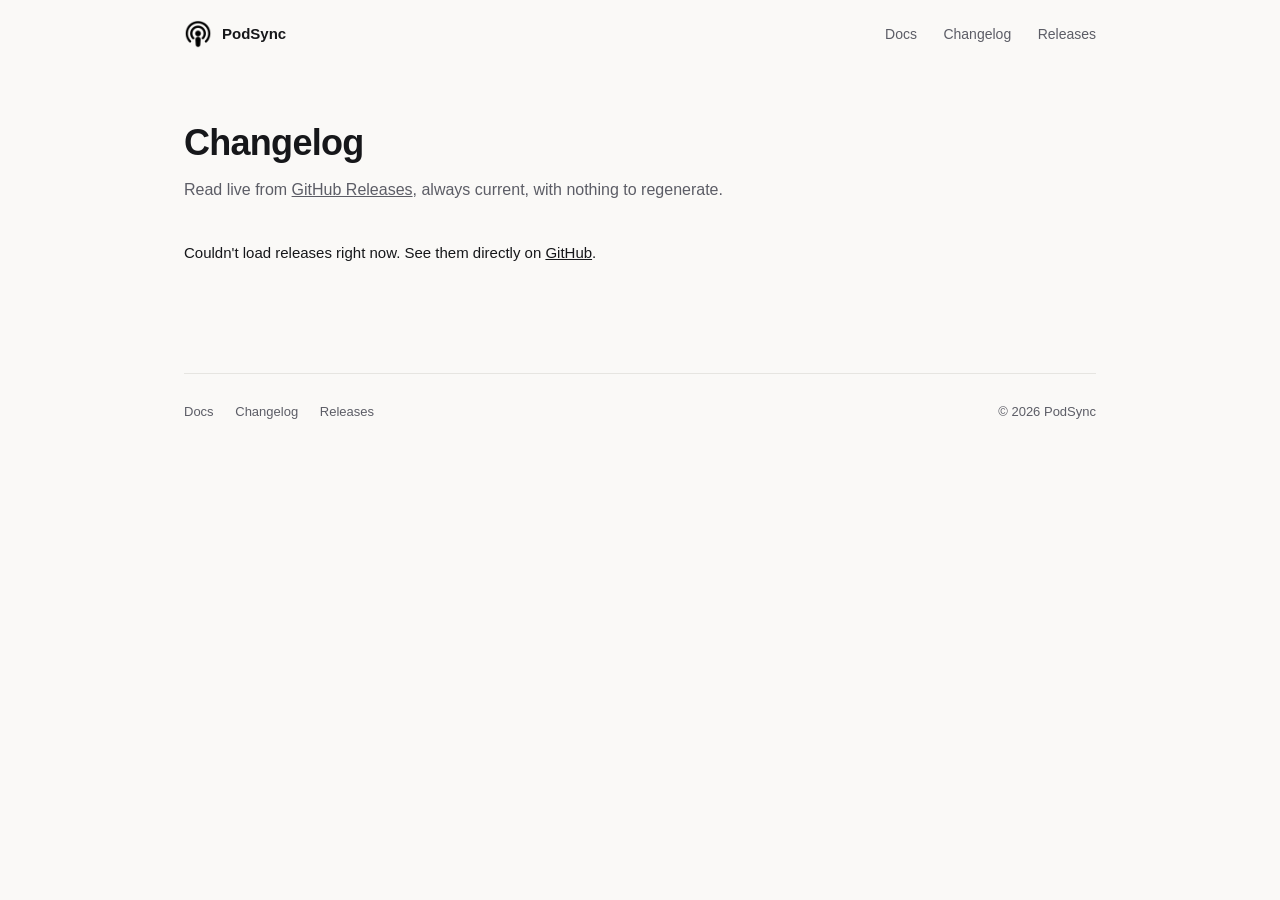
<file: docs/changelog.html>
<!doctype html>
<html lang="en">
<head>
  <!-- Google Tag Manager -->
  <script>(function(w,d,s,l,i){w[l]=w[l]||[];w[l].push({'gtm.start':
  new Date().getTime(),event:'gtm.js'});var f=d.getElementsByTagName(s)[0],
  j=d.createElement(s),dl=l!='dataLayer'?'&l='+l:'';j.async=true;j.src=
  'https://www.googletagmanager.com/gtm.js?id='+i+dl;f.parentNode.insertBefore(j,f);
  })(window,document,'script','dataLayer','GTM-WQ2DFNPZ');</script>
  <!-- End Google Tag Manager -->
  <meta charset="utf-8" />
  <meta name="viewport" content="width=device-width, initial-scale=1" />
  <title>PodSync Changelog</title>
  <meta name="description" content="Release history for PodSync: versions, dates, and release notes." />
  <link rel="canonical" href="https://thinkingsapiens.github.io/podsync/changelog.html" />

  <link rel="icon" type="image/png" sizes="32x32" href="assets/favicon-32.png" />
  <link rel="apple-touch-icon" href="assets/apple-touch-icon.png" />

  <meta property="og:type" content="website" />
  <meta property="og:site_name" content="PodSync" />
  <meta property="og:title" content="PodSync Changelog" />
  <meta property="og:description" content="Release history for PodSync: versions, dates, and release notes." />
  <meta property="og:url" content="https://thinkingsapiens.github.io/podsync/changelog.html" />
  <meta property="og:image" content="https://thinkingsapiens.github.io/podsync/assets/icon-512.png" />

  <meta name="twitter:card" content="summary" />
  <meta name="twitter:title" content="PodSync Changelog" />
  <meta name="twitter:description" content="Release history for PodSync: versions, dates, and release notes." />
  <meta name="twitter:image" content="https://thinkingsapiens.github.io/podsync/assets/icon-512.png" />

  <link rel="stylesheet" href="assets/site.css" />
</head>
<body>
  <!-- Google Tag Manager (noscript) -->
  <noscript><iframe src="https://www.googletagmanager.com/ns.html?id=GTM-WQ2DFNPZ"
  height="0" width="0" style="display:none;visibility:hidden"></iframe></noscript>
  <!-- End Google Tag Manager (noscript) -->
  <div class="wrap">
    <header class="site">
      <a class="brand" href="index.html">
        <img src="assets/icon-512.png" alt="" width="28" height="28" />
        PodSync
      </a>
      <nav class="site">
        <a href="docs.html">Docs</a>
        <a href="changelog.html">Changelog</a>
        <a href="https://github.com/thinkingsapiens/podsync/releases">Releases</a>
      </nav>
    </header>

    <main class="prose">
      <h1>Changelog</h1>
      <p class="intro">
        Read live from <a href="https://github.com/thinkingsapiens/podsync/releases">GitHub Releases</a>,
        always current, with nothing to regenerate.
      </p>

      <div id="releases">
        <p>Loading releases&hellip; if this hangs, see them directly on <a href="https://github.com/thinkingsapiens/podsync/releases">GitHub</a>.</p>
      </div>
    </main>

    <footer class="site">
      <div>
        <a href="docs.html">Docs</a>
        <a href="changelog.html">Changelog</a>
        <a href="https://github.com/thinkingsapiens/podsync/releases">Releases</a>
      </div>
      <div>&copy; <span id="year"></span> PodSync</div>
    </footer>
  </div>
  <script src="assets/site.js"></script>
</body>
</html>
</file>
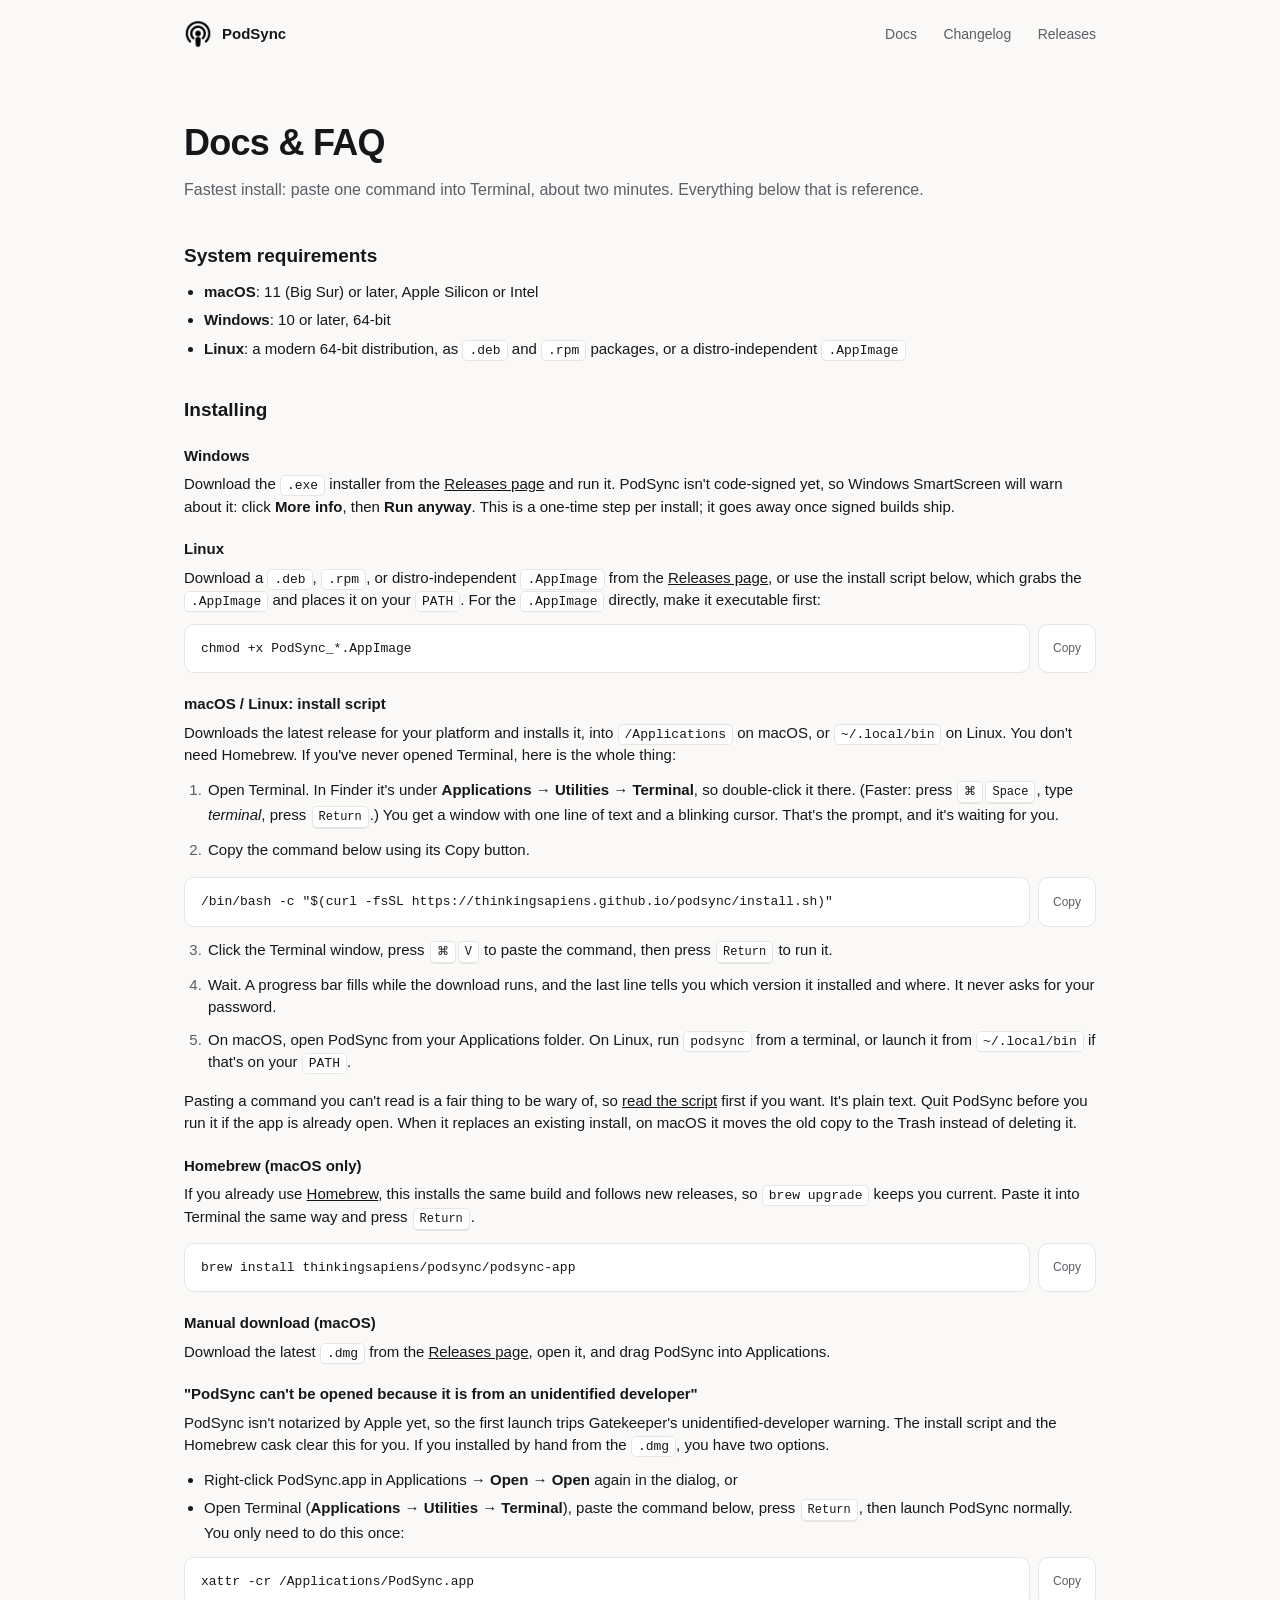
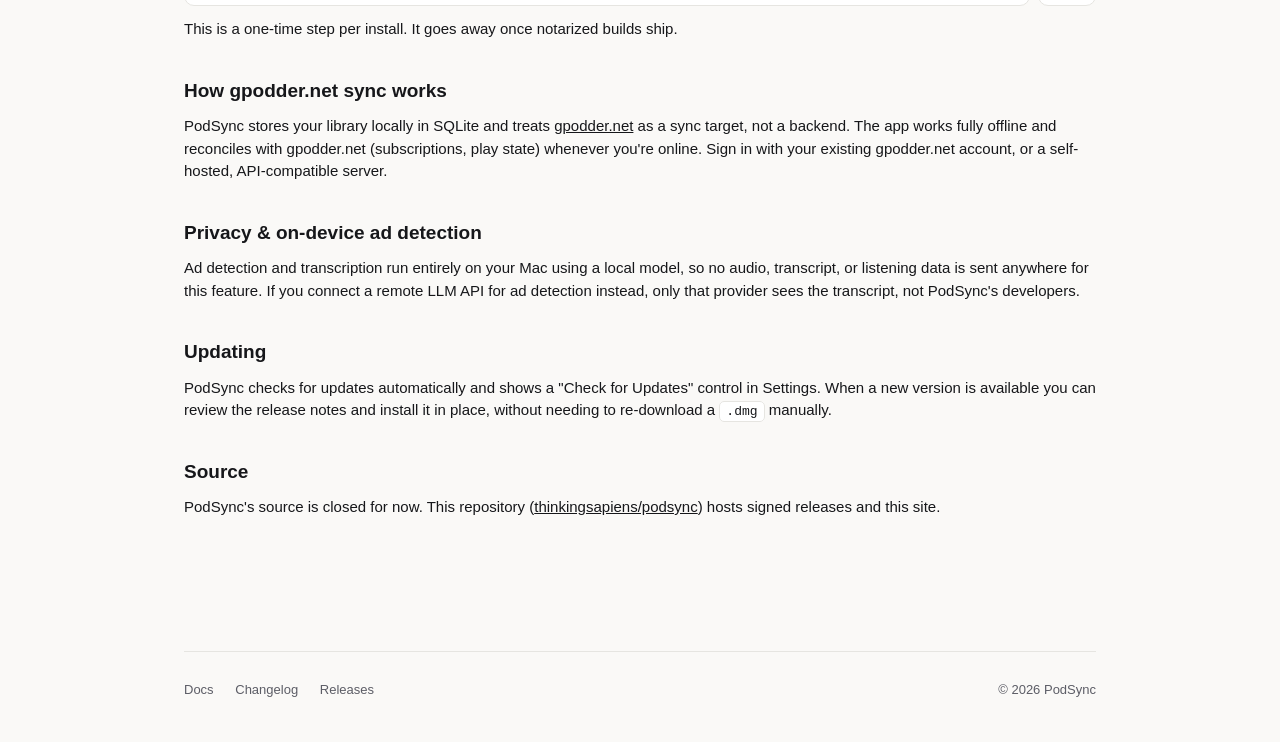
<file: docs/docs.html>
<!doctype html>
<html lang="en">
<head>
  <!-- Google Tag Manager -->
  <script>(function(w,d,s,l,i){w[l]=w[l]||[];w[l].push({'gtm.start':
  new Date().getTime(),event:'gtm.js'});var f=d.getElementsByTagName(s)[0],
  j=d.createElement(s),dl=l!='dataLayer'?'&l='+l:'';j.async=true;j.src=
  'https://www.googletagmanager.com/gtm.js?id='+i+dl;f.parentNode.insertBefore(j,f);
  })(window,document,'script','dataLayer','GTM-WQ2DFNPZ');</script>
  <!-- End Google Tag Manager -->
  <meta charset="utf-8" />
  <meta name="viewport" content="width=device-width, initial-scale=1" />
  <title>PodSync Docs &amp; FAQ</title>
  <meta name="description" content="How to install PodSync, system requirements, how gpodder.net sync works, and how on-device ad detection keeps your data private." />
  <link rel="canonical" href="https://thinkingsapiens.github.io/podsync/docs.html" />

  <link rel="icon" type="image/png" sizes="32x32" href="assets/favicon-32.png" />
  <link rel="apple-touch-icon" href="assets/apple-touch-icon.png" />

  <meta property="og:type" content="website" />
  <meta property="og:site_name" content="PodSync" />
  <meta property="og:title" content="PodSync Docs &amp; FAQ" />
  <meta property="og:description" content="Install instructions, system requirements, gpodder.net sync, and privacy details for PodSync." />
  <meta property="og:url" content="https://thinkingsapiens.github.io/podsync/docs.html" />
  <meta property="og:image" content="https://thinkingsapiens.github.io/podsync/assets/icon-512.png" />

  <meta name="twitter:card" content="summary" />
  <meta name="twitter:title" content="PodSync Docs &amp; FAQ" />
  <meta name="twitter:description" content="Install instructions, system requirements, gpodder.net sync, and privacy details for PodSync." />
  <meta name="twitter:image" content="https://thinkingsapiens.github.io/podsync/assets/icon-512.png" />

  <link rel="stylesheet" href="assets/site.css" />
</head>
<body>
  <!-- Google Tag Manager (noscript) -->
  <noscript><iframe src="https://www.googletagmanager.com/ns.html?id=GTM-WQ2DFNPZ"
  height="0" width="0" style="display:none;visibility:hidden"></iframe></noscript>
  <!-- End Google Tag Manager (noscript) -->
  <div class="wrap">
    <header class="site">
      <a class="brand" href="index.html">
        <img src="assets/icon-512.png" alt="" width="28" height="28" />
        PodSync
      </a>
      <nav class="site">
        <a href="docs.html">Docs</a>
        <a href="changelog.html">Changelog</a>
        <a href="https://github.com/thinkingsapiens/podsync/releases">Releases</a>
      </nav>
    </header>

    <main class="prose">
      <h1>Docs &amp; FAQ</h1>
      <p class="intro">Fastest install: paste one command into Terminal, about two minutes. Everything below that is reference.</p>

      <section id="requirements">
        <h2>System requirements</h2>
        <ul>
          <li><strong>macOS</strong>: 11 (Big Sur) or later, Apple Silicon or Intel</li>
          <li><strong>Windows</strong>: 10 or later, 64-bit</li>
          <li><strong>Linux</strong>: a modern 64-bit distribution, as <code>.deb</code> and <code>.rpm</code> packages, or a distro-independent <code>.AppImage</code></li>
        </ul>
      </section>

      <section>
        <h2>Installing</h2>

        <h3>Windows</h3>
        <p>
          Download the <code>.exe</code> installer from the
          <a href="https://github.com/thinkingsapiens/podsync/releases/latest">Releases page</a>
          and run it. PodSync isn't code-signed yet, so Windows SmartScreen
          will warn about it: click <strong>More info</strong>, then
          <strong>Run anyway</strong>. This is a one-time step per install; it
          goes away once signed builds ship.
        </p>

        <h3>Linux</h3>
        <p>
          Download a <code>.deb</code>, <code>.rpm</code>, or distro-independent
          <code>.AppImage</code> from the
          <a href="https://github.com/thinkingsapiens/podsync/releases/latest">Releases page</a>,
          or use the install script below, which grabs the <code>.AppImage</code>
          and places it on your <code>PATH</code>. For the <code>.AppImage</code>
          directly, make it executable first:
        </p>
        <div class="cmd">
          <pre><code id="cmd-appimage">chmod +x PodSync_*.AppImage</code></pre>
          <button class="copy" type="button" data-copy="#cmd-appimage">Copy</button>
        </div>

        <h3>macOS / Linux: install script</h3>
        <p>
          Downloads the latest release for your platform and installs it,
          into <code>/Applications</code> on macOS, or <code>~/.local/bin</code>
          on Linux. You don't need Homebrew. If you've never opened Terminal,
          here is the whole thing:
        </p>
        <ol>
          <li>
            Open Terminal. In Finder it's under <strong>Applications</strong> →
            <strong>Utilities</strong> → <strong>Terminal</strong>, so
            double-click it there. (Faster: press <kbd>⌘</kbd><kbd>Space</kbd>,
            type <em>terminal</em>, press <kbd>Return</kbd>.) You get a window
            with one line of text and a blinking cursor. That's the prompt,
            and it's waiting for you.
          </li>
          <li>Copy the command below using its Copy button.</li>
        </ol>
        <div class="cmd">
          <pre><code id="cmd-script">/bin/bash -c "$(curl -fsSL https://thinkingsapiens.github.io/podsync/install.sh)"</code></pre>
          <button class="copy" type="button" data-copy="#cmd-script">Copy</button>
        </div>
        <ol start="3">
          <li>
            Click the Terminal window, press <kbd>⌘</kbd><kbd>V</kbd> to paste
            the command, then press <kbd>Return</kbd> to run it.
          </li>
          <li>
            Wait. A progress bar fills while the download runs, and the
            last line tells you which version it installed and where. It
            never asks for your password.
          </li>
          <li>
            On macOS, open PodSync from your Applications folder. On Linux,
            run <code>podsync</code> from a terminal, or launch it from
            <code>~/.local/bin</code> if that's on your <code>PATH</code>.
          </li>
        </ol>
        <p>
          Pasting a command you can't read is a fair thing to be wary of, so
          <a href="install.sh">read the script</a> first if you want. It's plain
          text. Quit PodSync before you run it if the app is already open. When
          it replaces an existing install, on macOS it moves the old copy to
          the Trash instead of deleting it.
        </p>

        <h3>Homebrew (macOS only)</h3>
        <p>
          If you already use <a href="https://brew.sh" target="_blank" rel="noopener">Homebrew</a>,
          this installs the same build and follows new releases, so
          <code>brew upgrade</code> keeps you current. Paste it into Terminal
          the same way and press <kbd>Return</kbd>.
        </p>
        <div class="cmd">
          <pre><code id="cmd-brew">brew install thinkingsapiens/podsync/podsync-app</code></pre>
          <button class="copy" type="button" data-copy="#cmd-brew">Copy</button>
        </div>

        <h3>Manual download (macOS)</h3>
        <p>
          Download the latest <code>.dmg</code> from the
          <a href="https://github.com/thinkingsapiens/podsync/releases/latest">Releases page</a>,
          open it, and drag PodSync into Applications.
        </p>

        <h3>"PodSync can't be opened because it is from an unidentified developer"</h3>
        <p>
          PodSync isn't notarized by Apple yet, so the first launch trips
          Gatekeeper's unidentified-developer warning. The install script and
          the Homebrew cask clear this for you. If you installed by hand from
          the <code>.dmg</code>, you have two options.
        </p>
        <ul>
          <li>Right-click PodSync.app in Applications → <strong>Open</strong> → <strong>Open</strong> again in the dialog, or</li>
          <li>
            Open Terminal (<strong>Applications</strong> →
            <strong>Utilities</strong> → <strong>Terminal</strong>), paste the
            command below, press <kbd>Return</kbd>, then launch PodSync
            normally. You only need to do this once:
          </li>
        </ul>
        <div class="cmd">
          <pre><code id="cmd-xattr">xattr -cr /Applications/PodSync.app</code></pre>
          <button class="copy" type="button" data-copy="#cmd-xattr">Copy</button>
        </div>
        <p>This is a one-time step per install. It goes away once notarized builds ship.</p>
      </section>

      <section>
        <h2>How gpodder.net sync works</h2>
        <p>
          PodSync stores your library locally in SQLite and treats
          <a href="https://gpodder.net" target="_blank" rel="noopener">gpodder.net</a>
          as a sync target, not a backend. The app works fully offline and
          reconciles with gpodder.net (subscriptions, play state) whenever
          you're online. Sign in with your existing gpodder.net account, or
          a self-hosted, API-compatible server.
        </p>
      </section>

      <section>
        <h2>Privacy &amp; on-device ad detection</h2>
        <p>
          Ad detection and transcription run entirely on your Mac using a
          local model, so no audio, transcript, or listening data is sent
          anywhere for this feature. If you connect a remote LLM API for
          ad detection instead, only that provider sees the transcript,
          not PodSync's developers.
        </p>
      </section>

      <section>
        <h2>Updating</h2>
        <p>
          PodSync checks for updates automatically and shows a "Check for
          Updates" control in Settings. When a new version is available you
          can review the release notes and install it in place, without
          needing to re-download a <code>.dmg</code> manually.
        </p>
      </section>

      <section>
        <h2>Source</h2>
        <p>
          PodSync's source is closed for now. This repository
          (<a href="https://github.com/thinkingsapiens/podsync">thinkingsapiens/podsync</a>)
          hosts signed releases and this site.
        </p>
      </section>
    </main>

    <footer class="site">
      <div>
        <a href="docs.html">Docs</a>
        <a href="changelog.html">Changelog</a>
        <a href="https://github.com/thinkingsapiens/podsync/releases">Releases</a>
      </div>
      <div>&copy; <span id="year"></span> PodSync</div>
    </footer>
  </div>
  <script src="assets/site.js"></script>
</body>
</html>
</file>
<file: docs/assets/site.css>
:root {
  --bg: #0b0c0f;
  --bg-elevated: #141519;
  --text: #f2f2f4;
  --text-muted: #9a9ba3;
  --border: #24252b;
  --accent: #7c8cff;
  --accent-text: #0b0c0f;
  --radius: 14px;
  color-scheme: dark;
}
@media (prefers-color-scheme: light) {
  :root {
    --bg: #faf9f7;
    --bg-elevated: #ffffff;
    --text: #16171a;
    --text-muted: #5c5d66;
    --border: #e6e5e1;
    --accent: #4a55d6;
    --accent-text: #ffffff;
    color-scheme: light;
  }
}
* { box-sizing: border-box; }
html, body { margin: 0; padding: 0; }
body {
  background: var(--bg);
  color: var(--text);
  font-family: -apple-system, BlinkMacSystemFont, "SF Pro Text", "Segoe UI", Roboto, sans-serif;
  line-height: 1.5;
  -webkit-font-smoothing: antialiased;
}
a { color: inherit; }
.wrap { max-width: 960px; margin: 0 auto; padding: 0 24px; }

header.site {
  display: flex;
  align-items: center;
  justify-content: space-between;
  padding: 20px 0;
}
.brand { display: flex; align-items: center; gap: 10px; font-weight: 600; font-size: 15px; text-decoration: none; }
.brand img { width: 28px; height: 28px; border-radius: 7px; display: block; }

/* icon-512.png is solid black on transparent, invisible on the dark
   background that's the default theme. Invert it to white by default and
   un-invert under the light theme, same dark-first pattern as the color
   tokens above. */
.brand img, .hero img.icon { filter: invert(1); }
@media (prefers-color-scheme: light) {
  .brand img, .hero img.icon { filter: none; }
}
nav.site a {
  text-decoration: none;
  color: var(--text-muted);
  font-size: 14px;
  margin-left: 22px;
}
nav.site a:hover { color: var(--text); }

.hero { padding: 64px 0 48px; text-align: center; }
.hero img.icon { width: 96px; height: 96px; border-radius: 22px; box-shadow: 0 12px 32px rgba(0,0,0,0.25); }
.hero h1 { font-size: clamp(28px, 5vw, 44px); line-height: 1.15; margin: 28px 0 14px; letter-spacing: -0.02em; }
.hero p.lede { color: var(--text-muted); font-size: 18px; max-width: 560px; margin: 0 auto 32px; }
.cta-row { display: flex; gap: 12px; justify-content: center; flex-wrap: wrap; }
.btn {
  display: inline-flex;
  align-items: center;
  gap: 8px;
  padding: 12px 22px;
  border-radius: 999px;
  font-size: 15px;
  font-weight: 600;
  text-decoration: none;
  border: 1px solid var(--border);
}
.btn-primary { background: var(--accent); color: var(--accent-text); border-color: transparent; }
.btn-secondary { color: var(--text); background: transparent; }
.req { color: var(--text-muted); font-size: 13px; margin-top: 14px; }

.platform-links { color: var(--text-muted); font-size: 13px; margin-top: 10px; }
.platform-links a { color: var(--text-muted); text-decoration: underline; text-underline-offset: 2px; }
.platform-links a:hover { color: var(--text); }

.install {
  display: inline-flex;
  align-items: center;
  gap: 8px;
  max-width: 100%;
  margin-top: 18px;
  padding: 6px 6px 6px 14px;
  background: var(--bg-elevated);
  border: 1px solid var(--border);
  border-radius: 10px;
}
.install code {
  min-width: 0;
  overflow-x: auto;
  white-space: nowrap;
  text-align: left;
  font-family: ui-monospace, SFMono-Regular, Menlo, monospace;
  font-size: 13px;
  color: var(--text);
}
/* Shared by the hero install line and the docs command blocks. */
button.copy {
  flex: none;
  font: inherit;
  font-size: 12px;
  font-weight: 500;
  color: var(--text-muted);
  background: transparent;
  border: 1px solid var(--border);
  border-radius: 7px;
  padding: 5px 10px;
  cursor: pointer;
}
button.copy:hover { color: var(--text); border-color: var(--text-muted); }
button.copy.copied { color: var(--accent); border-color: var(--accent); }

/* A command block with its own copy button (docs pages). */
main.prose .cmd {
  display: flex;
  align-items: stretch;
  gap: 8px;
  margin: 0 0 12px;
}
main.prose .cmd pre {
  flex: 1;
  min-width: 0;
  margin: 0;
}
main.prose .cmd pre code { white-space: pre; }
main.prose .cmd button.copy {
  background: var(--bg-elevated);
  border-radius: 10px;
  padding: 0 14px;
}

.features {
  display: grid;
  grid-template-columns: repeat(auto-fit, minmax(220px, 1fr));
  gap: 1px;
  background: var(--border);
  border: 1px solid var(--border);
  border-radius: var(--radius);
  overflow: hidden;
  margin: 56px 0;
}
.feature { background: var(--bg-elevated); padding: 26px 22px; }
.feature h3 { font-size: 15px; margin: 0 0 8px; }
.feature p { font-size: 14px; color: var(--text-muted); margin: 0; }

.story-showcase { margin: 56px 0; }
.story-showcase .section-title { margin-bottom: 20px; }
.story-viewport {
  position: relative;
  height: 100svh;
  overflow: hidden;
  display: flex;
  align-items: center;
  margin: 0 -24px;
}
.story-track {
  display: flex;
  gap: 24px;
  padding-inline: max(24px, calc((100vw - 900px) / 2));
  will-change: transform;
}
.story-card {
  flex: 0 0 auto;
  height: min(68vh, 520px);
  aspect-ratio: 16 / 10;
  border-radius: var(--radius);
  overflow: hidden;
  background: var(--bg-elevated);
  border: 1px solid var(--border);
  position: relative;
  transition: box-shadow 0.2s ease;
}
.story-card:hover { box-shadow: 0 20px 40px rgba(0,0,0,0.3); }
.story-image {
  width: 100%;
  height: 100%;
  object-fit: cover;
  display: block;
}
.story-overlay {
  position: absolute;
  inset: 0;
  background: linear-gradient(180deg, rgba(11,12,15,0) 45%, rgba(11,12,15,0.82) 100%);
  padding: 20px;
  display: flex;
  flex-direction: column;
  justify-content: flex-end;
  color: white;
}
.story-overlay h4 { font-size: 16px; margin: 0 0 4px; font-weight: 600; }
.story-overlay p { font-size: 13px; margin: 0; opacity: 0.9; }
.story-progress {
  position: absolute;
  left: 50%;
  bottom: 28px;
  transform: translateX(-50%);
  width: min(240px, 60vw);
  height: 3px;
  border-radius: 3px;
  background: var(--border);
  overflow: hidden;
}
.story-progress > span {
  display: block;
  height: 100%;
  background: var(--accent);
  transform: scaleX(0);
  transform-origin: left;
  will-change: transform;
}
.story-hint {
  text-align: center;
  color: var(--text-muted);
  font-size: 13px;
  margin-top: 12px;
  transition: opacity 0.3s ease;
  animation: pulse-hint 2s ease-in-out infinite;
}
@keyframes pulse-hint {
  0%, 100% { opacity: 0.5; }
  50% { opacity: 1; }
}

/* Below 769px, or when the visitor asked for less motion: no pin, no
   scroll-jacking. Plain horizontal swipe strip with snap. */
@media (max-width: 768px), (prefers-reduced-motion: reduce) {
  .story-viewport {
    height: auto;
    overflow-x: auto;
    scroll-snap-type: x mandatory;
    -webkit-overflow-scrolling: touch;
    scrollbar-width: none;
  }
  .story-viewport::-webkit-scrollbar { display: none; }
  .story-track {
    transform: none !important;
    padding-inline: 24px;
  }
  .story-card {
    height: auto;
    width: min(80vw, 420px);
    scroll-snap-align: center;
  }
  .story-progress { display: none; }
  .story-hint { animation: none; opacity: 0.7; }
}

.section-title { font-size: 13px; text-transform: uppercase; letter-spacing: 0.08em; color: var(--text-muted); margin: 0 0 16px; }

.faq { margin: 56px 0; }
.faq-item {
  border: 1px solid var(--border);
  border-radius: var(--radius);
  background: var(--bg-elevated);
  padding: 4px 22px;
  margin-bottom: 10px;
}
.faq-item summary {
  padding: 16px 0;
  font-size: 15px;
  font-weight: 600;
  cursor: pointer;
  list-style: none;
}
.faq-item summary::-webkit-details-marker { display: none; }
.faq-item summary::after { content: "+"; float: right; color: var(--text-muted); font-weight: 400; }
.faq-item[open] summary::after { content: "\2212"; }
.faq-item p { font-size: 14px; color: var(--text-muted); margin: 0 0 18px; }
.faq-item p:not(:last-of-type) { margin-bottom: 10px; }
.faq-item a { color: var(--accent); }
.faq-item code {
  display: inline-block;
  max-width: 100%;
  overflow-x: auto;
  vertical-align: bottom;
  background: var(--bg);
  border: 1px solid var(--border);
  border-radius: 5px;
  padding: 3px 7px;
  font-family: ui-monospace, SFMono-Regular, Menlo, monospace;
  font-size: 12.5px;
  color: var(--text);
  white-space: nowrap;
}

/* Prose pages (docs, changelog) */
main.prose { padding: 48px 0 32px; }
main.prose h1 { font-size: clamp(26px, 4vw, 36px); letter-spacing: -0.02em; margin: 0 0 8px; }
main.prose > p.intro { color: var(--text-muted); font-size: 16px; margin: 0 0 40px; }
main.prose section { margin-bottom: 36px; }
main.prose h2 { font-size: 19px; margin: 0 0 10px; }
main.prose h3 { font-size: 15px; margin: 20px 0 6px; }
main.prose p { font-size: 15px; margin: 0 0 12px; }
main.prose p, main.prose li { color: var(--text); }
main.prose ul { margin: 0 0 12px; padding-left: 20px; }
main.prose ol { margin: 0 0 16px; padding-left: 22px; }
main.prose ol li { margin-bottom: 10px; padding-left: 2px; }
main.prose ol li::marker { color: var(--text-muted); font-variant-numeric: tabular-nums; }
main.prose li { font-size: 15px; margin-bottom: 6px; }
main.prose kbd {
  display: inline-block;
  min-width: 1.6em;
  margin: 0 1px;
  padding: 1px 6px;
  background: var(--bg-elevated);
  border: 1px solid var(--border);
  border-bottom-width: 2px;
  border-radius: 5px;
  font-family: ui-monospace, SFMono-Regular, Menlo, monospace;
  font-size: 12px;
  line-height: 1.5;
  text-align: center;
  color: var(--text);
}
main.prose code {
  background: var(--bg-elevated);
  border: 1px solid var(--border);
  border-radius: 5px;
  padding: 2px 6px;
  font-size: 13px;
  font-family: ui-monospace, SFMono-Regular, Menlo, monospace;
}
main.prose pre {
  background: var(--bg-elevated);
  border: 1px solid var(--border);
  border-radius: 10px;
  padding: 14px 16px;
  overflow-x: auto;
  margin: 0 0 12px;
}
main.prose pre code { border: none; padding: 0; background: none; }
main.prose .card {
  background: var(--bg-elevated);
  border: 1px solid var(--border);
  border-radius: var(--radius);
  padding: 20px 22px;
}

/* Changelog */
.release { border-bottom: 1px solid var(--border); padding: 28px 0; }
.release:first-of-type { padding-top: 0; }
.release:last-of-type { border-bottom: none; }
.release-head { display: flex; align-items: baseline; gap: 12px; flex-wrap: wrap; margin-bottom: 10px; }
.release-head h2 { font-size: 18px; margin: 0; }
.release-date { color: var(--text-muted); font-size: 13px; }
.release-body { font-size: 14px; color: var(--text-muted); }
.release-body p { margin: 0 0 10px; }
.release-body p:last-child { margin-bottom: 0; }
.release-body ul { margin: 0 0 10px; padding-left: 20px; }
.release-body li { margin-bottom: 4px; }
.release-body strong { color: var(--text); }
.release-body a { color: var(--accent); }

footer.site {
  border-top: 1px solid var(--border);
  margin-top: 64px;
  padding: 28px 0 48px;
  display: flex;
  justify-content: space-between;
  align-items: center;
  flex-wrap: wrap;
  gap: 12px;
  color: var(--text-muted);
  font-size: 13px;
}
footer.site a { text-decoration: none; color: var(--text-muted); margin-right: 18px; }
footer.site a:hover { color: var(--text); }
</file>
